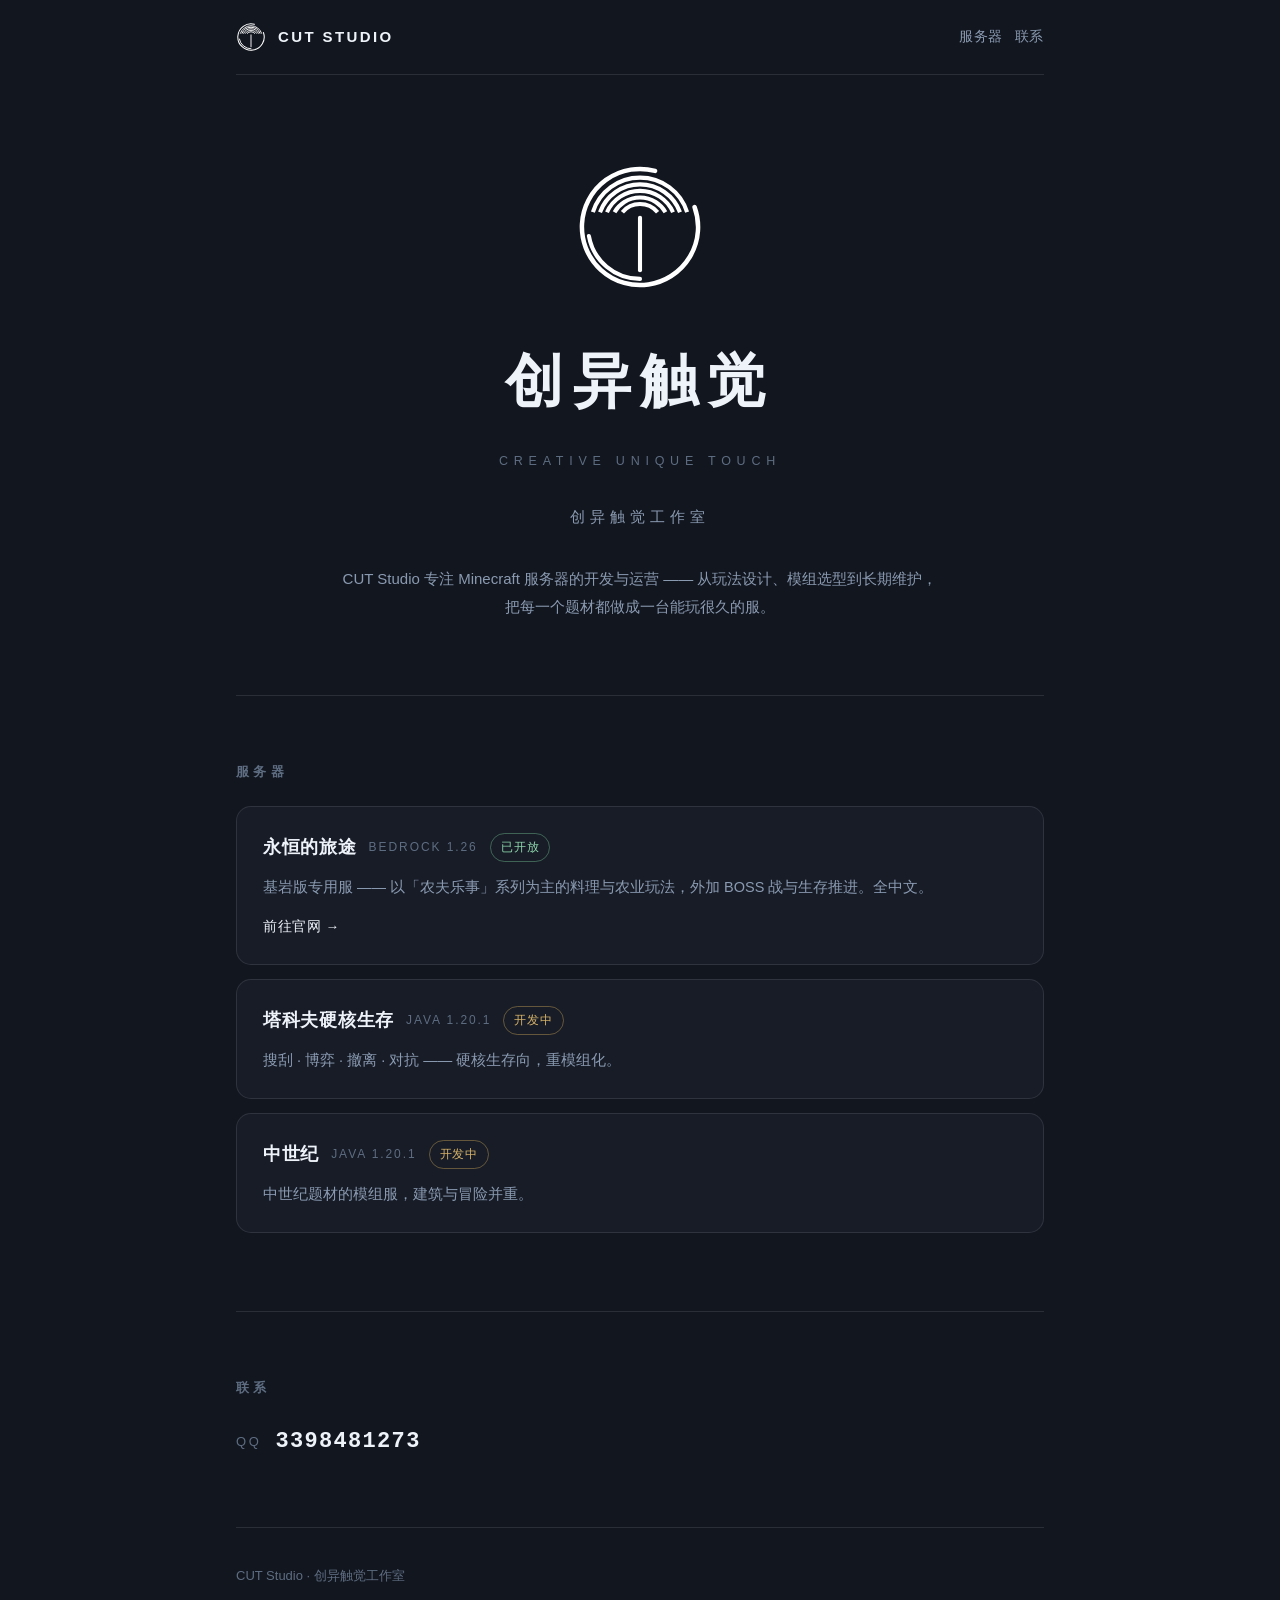
<file: index.html>
<!DOCTYPE html>
<html lang="zh-CN">
<head>
<meta charset="utf-8">
<meta name="viewport" content="width=device-width, initial-scale=1">
<title>CUT Studio · 创异触觉工作室</title>
<meta name="description" content="CUT Studio（创异触觉工作室）—— 专注 Minecraft Java 版与基岩版服务器的开发与运营。">
<link rel="icon" href="favicon.svg" type="image/svg+xml">
<meta name="theme-color" content="#12161F">
<link rel="stylesheet" href="assets/style.css">
</head>
<body>

<div class="wrap">
  <header class="topbar">
    <img src="assets/mark-white.svg" alt="CUT Studio">
    <span class="n">CUT STUDIO</span>
    <span class="sp"></span>
    <a class="q" href="#servers">服务器</a>
    <a class="q" href="#contact">联系</a>
  </header>

  <div class="hero">
    <img class="mark" src="assets/mark-white.svg" alt="">
    <h1>创异触觉</h1>
    <div class="en">CREATIVE UNIQUE TOUCH</div>
    <div class="zh">创异触觉工作室</div>
    <p>CUT Studio 专注 Minecraft 服务器的开发与运营 ——
从玩法设计、模组选型到长期维护，把每一个题材都做成一台能玩很久的服。</p>
  </div>

  <section id="servers">
    <h2>服务器</h2>
    <a class="srv" href="yonghengdelvtu/">
      <div class="top">
        <span class="nm">永恒的旅途</span>
        <span class="ver">Bedrock 1.26</span>
        <span class="tag live">已开放</span>
      </div>
      <div class="desc">基岩版专用服 —— 以「农夫乐事」系列为主的料理与农业玩法，外加 BOSS 战与生存推进。全中文。</div>
      <div class="go">前往官网 →</div>
    </a>
    <div class="srv disabled">
      <div class="top">
        <span class="nm">塔科夫硬核生存</span>
        <span class="ver">Java 1.20.1</span>
        <span class="tag dev">开发中</span>
      </div>
      <div class="desc">搜刮 · 博弈 · 撤离 · 对抗 —— 硬核生存向，重模组化。</div>
    </div>
    <div class="srv disabled">
      <div class="top">
        <span class="nm">中世纪</span>
        <span class="ver">Java 1.20.1</span>
        <span class="tag dev">开发中</span>
      </div>
      <div class="desc">中世纪题材的模组服，建筑与冒险并重。</div>
    </div>
  </section>

  <section id="contact">
    <h2>联系</h2>
    <div class="contact">
      <span class="k">QQ</span>
      <span class="v">3398481273</span>
    </div>
  </section>

  <footer>
    <div class="r">
      <span>CUT Studio · 创异触觉工作室</span>
      <span class="sp"></span>
    </div>
  </footer>
</div>

</body>
</html>
</file>
<file: assets/style.css>
/* CUT Studio —— 极简暗色。配色只取黑/白/灰蓝，不抢 logo 的戏。 */
:root{
  --bg:#12161F; --bg2:#171C27; --line:rgba(255,255,255,.10);
  --fg:#EEF2F9; --dim:#8A9AB1; --dim2:#5E6D82; --accent:#EEF2F9;
}
*{box-sizing:border-box}
html,body{margin:0}
body{
  background:var(--bg); color:var(--fg);
  font:16px/1.85 -apple-system,BlinkMacSystemFont,"PingFang SC","Microsoft YaHei",Arial,sans-serif;
  -webkit-font-smoothing:antialiased;
}
a{color:inherit;text-decoration:none}
.wrap{max-width:860px;margin:0 auto;padding:0 26px}

/* 顶栏 */
.topbar{display:flex;align-items:center;gap:12px;padding:22px 0;border-bottom:1px solid var(--line)}
.topbar img{width:30px;height:30px;display:block}
.topbar .n{font-weight:700;letter-spacing:.16em;font-size:15px}
.topbar .sp{margin-left:auto}
.topbar a.q{font-size:13.5px;color:var(--dim);letter-spacing:.04em}
.topbar a.q:hover{color:var(--fg)}

/* 头图 */
.hero{padding:86px 0 74px;text-align:center}
.hero .mark{width:132px;height:132px;margin:0 auto 34px;display:block}
.hero h1{margin:0;font-size:clamp(34px,8vw,58px);letter-spacing:.16em;font-weight:700}
.hero .en{margin-top:16px;font-size:12.5px;letter-spacing:.46em;color:var(--dim2)}
.hero .zh{margin-top:30px;font-size:15px;letter-spacing:.34em;color:var(--dim)}
.hero p{margin:34px auto 0;max-width:600px;color:var(--dim);font-size:15px}

/* 段落标题 */
h2{font-size:13px;letter-spacing:.34em;color:var(--dim2);font-weight:600;
   margin:0 0 22px;text-transform:uppercase}
section{padding:64px 0;border-top:1px solid var(--line)}

/* 服务器条目 */
.srv{display:block;padding:24px 26px;border:1px solid var(--line);border-radius:15px;
     margin-bottom:14px;background:var(--bg2);transition:border-color .18s,transform .18s}
.srv:hover{border-color:rgba(255,255,255,.26);transform:translateY(-2px)}
.srv .top{display:flex;align-items:center;gap:12px;flex-wrap:wrap}
.srv .nm{font-size:18px;font-weight:700;letter-spacing:.04em}
.srv .ver{font-size:12px;color:var(--dim2);letter-spacing:.16em;text-transform:uppercase}
.srv .desc{color:var(--dim);font-size:14.5px;margin-top:10px}
.srv .go{color:var(--fg);font-size:13.5px;margin-top:14px;letter-spacing:.04em}
.tag{display:inline-block;font-size:11.5px;padding:3px 10px;border-radius:20px;
     border:1px solid var(--line);color:var(--dim);letter-spacing:.08em}
.tag.live{border-color:rgba(120,200,150,.42);color:#8FD6AC}
.tag.dev{border-color:rgba(210,170,90,.42);color:#D8B36A}
.srv.disabled{cursor:default}
.srv.disabled:hover{transform:none;border-color:var(--line)}

/* 联系方式 */
.contact{display:flex;align-items:center;gap:14px;flex-wrap:wrap}
.contact .k{font-size:13px;color:var(--dim2);letter-spacing:.2em}
.contact .v{font-size:22px;font-weight:700;letter-spacing:.06em;font-family:ui-monospace,Menlo,Consolas,monospace}

footer{border-top:1px solid var(--line);padding:36px 0 48px;color:var(--dim2);font-size:13px}
footer .r{display:flex;gap:16px;flex-wrap:wrap}
</file>
